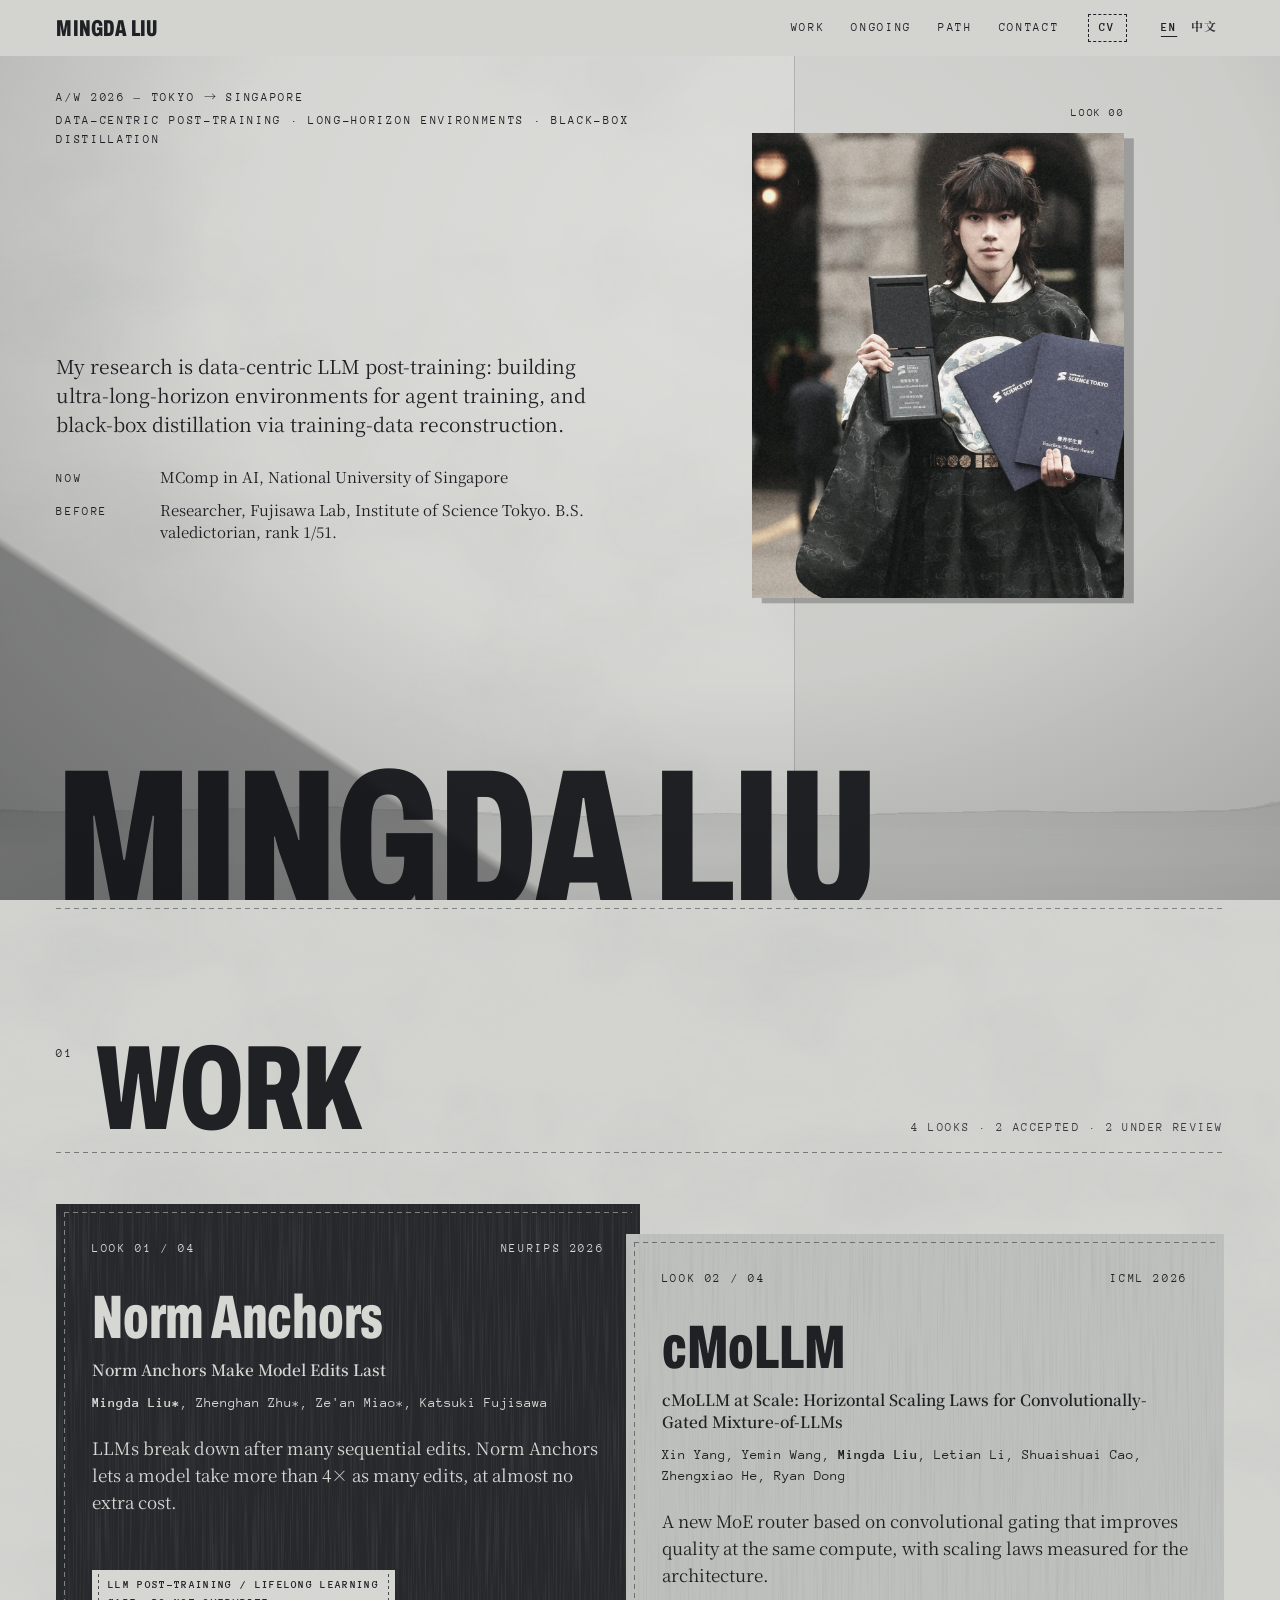
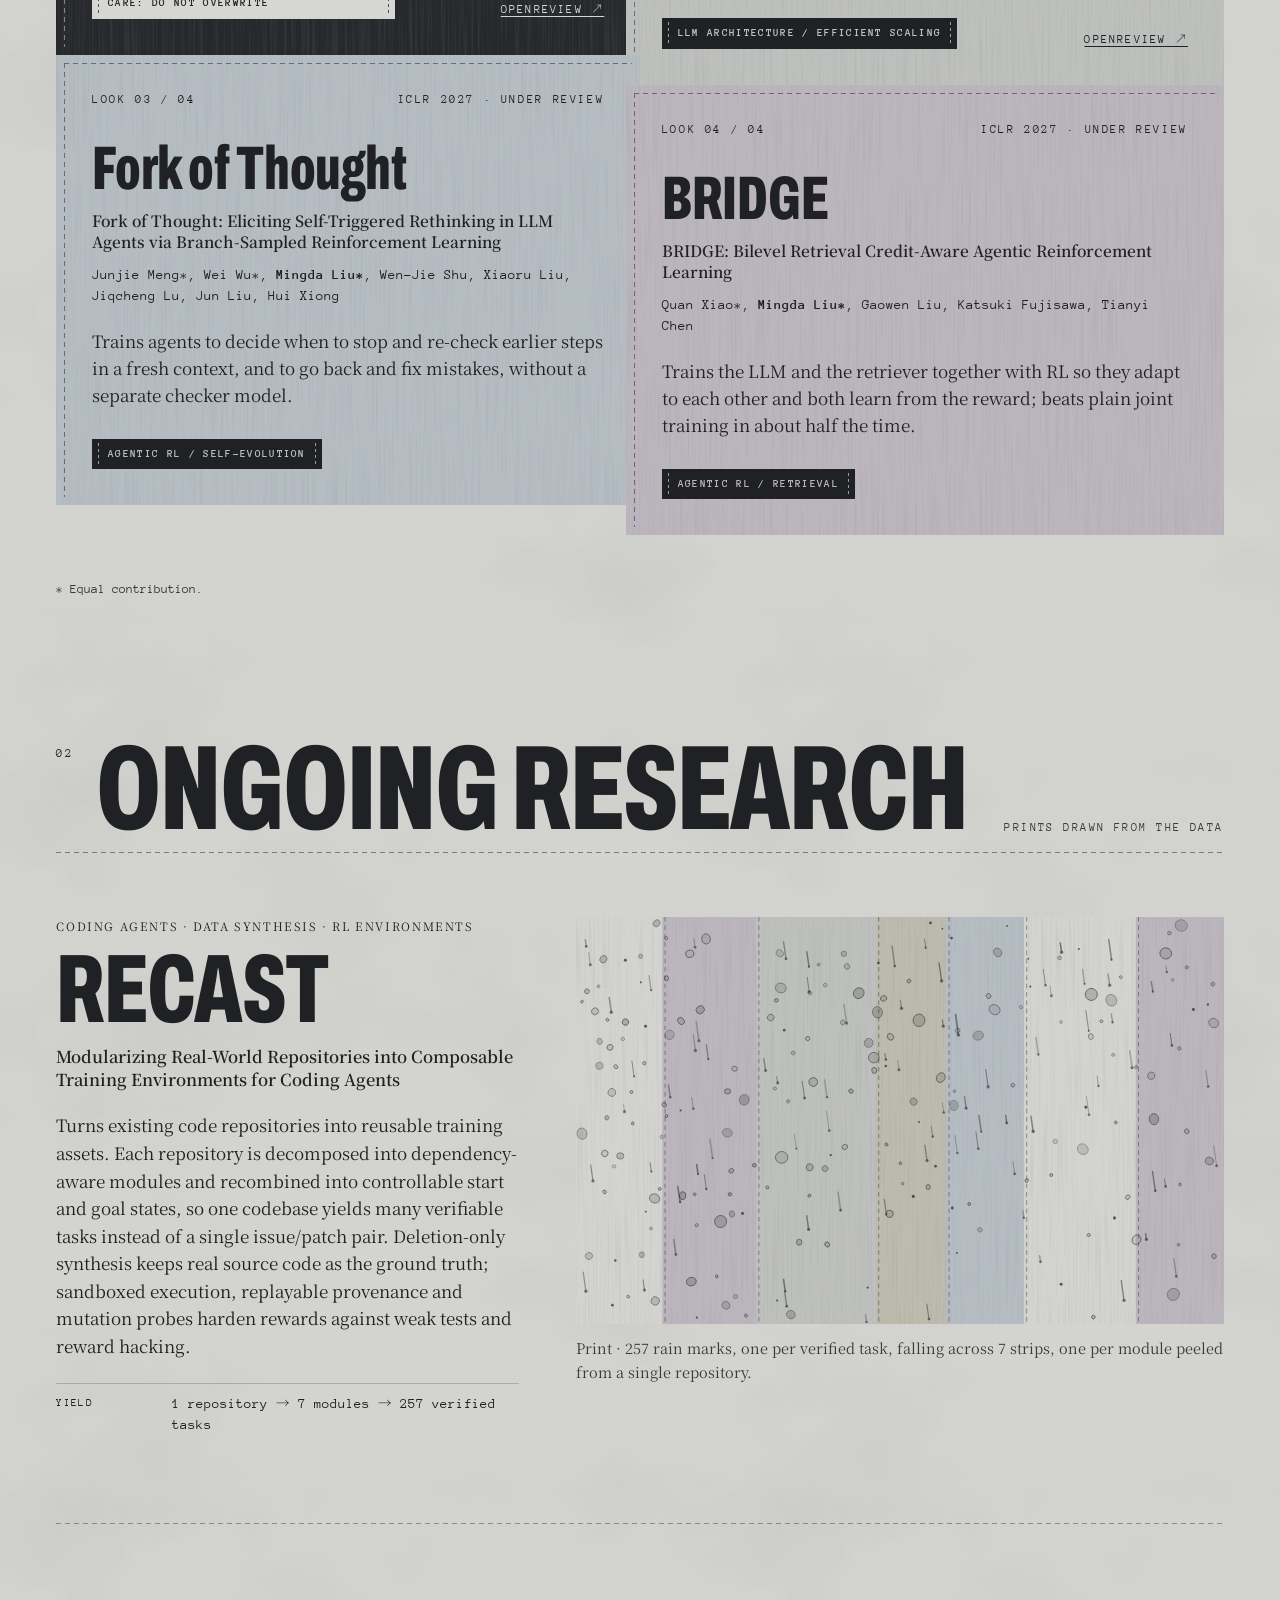
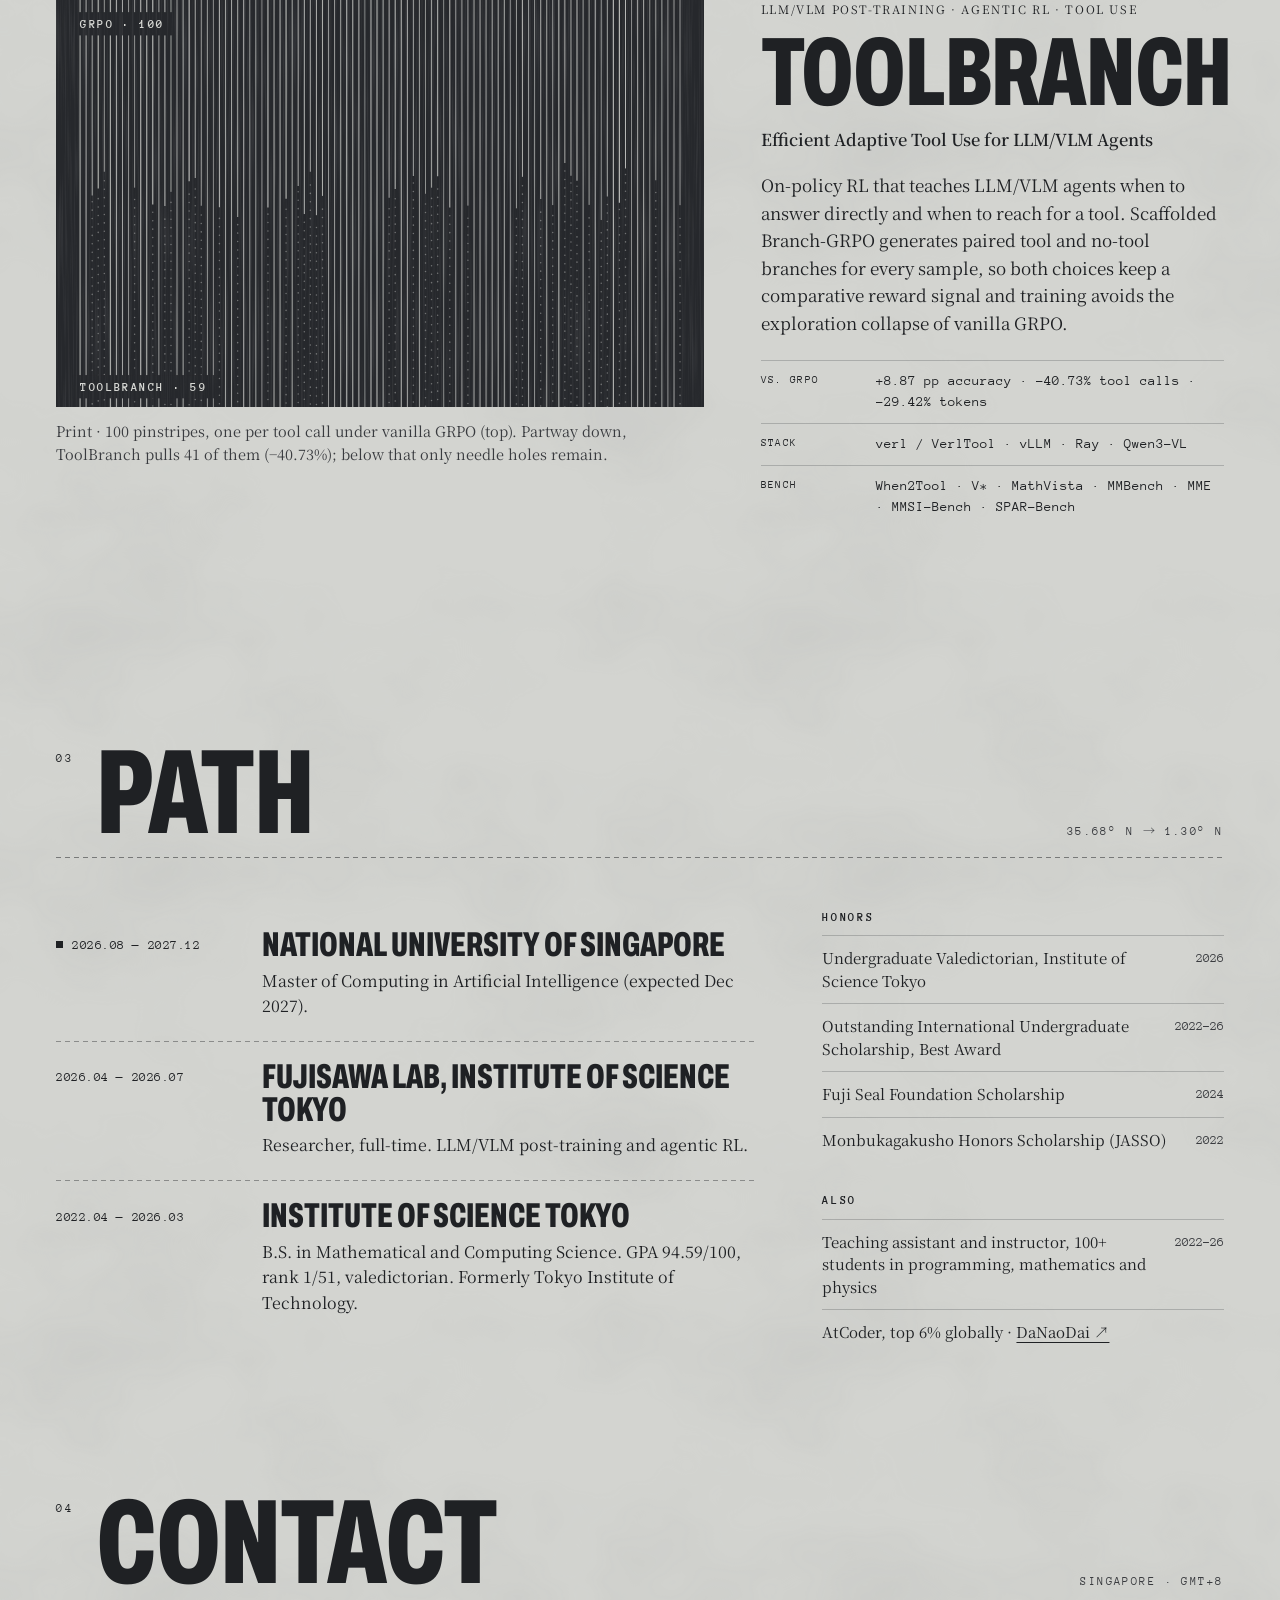
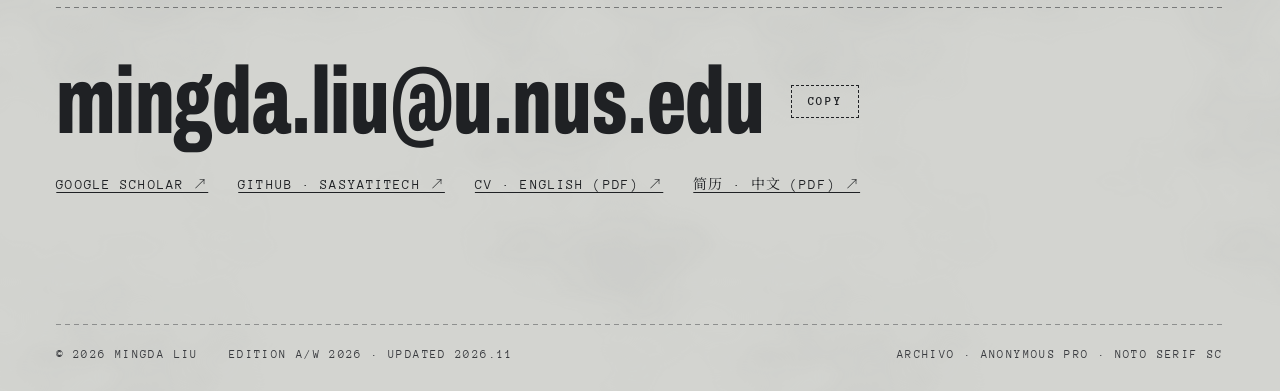
<file: index.html>
<!doctype html>
<html lang="en" data-lang="en">
<head>
<meta charset="utf-8">
<meta name="viewport" content="width=device-width, initial-scale=1, viewport-fit=cover">
<title>Mingda Liu</title>
<meta name="description" content="Mingda Liu works on data-centric post-training: ultra-long-horizon environment construction and black-box distillation. MComp in AI, National University of Singapore.">
<meta name="theme-color" content="#D3D4D0" media="(prefers-color-scheme: light)">
<meta name="theme-color" content="#24262A" media="(prefers-color-scheme: dark)">
<link rel="canonical" href="https://sasyatitech.github.io/">
<meta property="og:type" content="website">
<meta property="og:title" content="Mingda Liu">
<meta property="og:description" content="Data-centric post-training: ultra-long-horizon environments and black-box distillation.">
<meta property="og:url" content="https://sasyatitech.github.io/">
<meta property="og:image" content="https://sasyatitech.github.io/assets/img/portrait.jpg">
<link rel="icon" href="assets/favicon.svg" type="image/svg+xml">
<link rel="preconnect" href="https://fonts.googleapis.com">
<link rel="preconnect" href="https://fonts.gstatic.com" crossorigin>
<link rel="stylesheet" href="https://fonts.googleapis.com/css2?family=Anonymous+Pro:ital,wght@0,400;0,700;1,400&family=Archivo:wdth,wght@62..125,500..900&family=Noto+Serif+SC:wght@400;600&display=swap">
<link rel="stylesheet" href="assets/css/site.css?v=20261105c">
<script>
  /* Pick the language before first paint: saved choice, else browser language. */
  (function () {
    var l = null;
    try { l = localStorage.getItem("ml-lang"); } catch (e) {}
    if (l !== "en" && l !== "zh") l = /^zh/i.test(navigator.language || "") ? "zh" : "en";
    document.documentElement.setAttribute("data-lang", l);
    document.documentElement.setAttribute("lang", l === "zh" ? "zh-CN" : "en");
  })();
</script>
<script src="assets/js/site.js?v=20261105c" defer></script>
</head>
<body>
<a class="skip" href="#main"><span class="en">Skip to content</span><span class="zh">跳到正文</span></a>

<header class="bar" id="top">
  <a class="brand" href="./">Mingda Liu</a>
  <nav class="nav" aria-label="Sections">
    <a href="#work"><span class="en">Work</span><span class="zh">论文</span></a>
    <a href="#ongoing"><span class="en">Ongoing</span><span class="zh">在研</span></a>
    <a href="#path"><span class="en">Path</span><span class="zh">经历</span></a>
    <a href="#contact"><span class="en">Contact</span><span class="zh">联系</span></a>
  </nav>
  <a class="bar-cv en" href="assets/cv/Mingda_Liu_CV.pdf" target="_blank" rel="noopener">CV</a>
  <a class="bar-cv zh" href="assets/cv/Mingda_Liu_CV_zh.pdf" target="_blank" rel="noopener">简历</a>
  <div class="lang" role="group" aria-label="Language">
    <button type="button" data-set-lang="en" aria-pressed="true">EN</button>
    <button type="button" data-set-lang="zh" aria-pressed="false">中文</button>
  </div>
</header>

<main id="main">

  <!-- =====================================================
       LOOK 00 · Hero
       A plaster wall under one hard light. The light drifts
       slowly with the cursor (static on touch / reduced motion).
       Portrait: drop a 4:5 image at assets/img/portrait.jpg.
       ===================================================== -->
  <section class="hero" data-light data-lx="58" data-ly="24" data-edge="21" aria-labelledby="name">
    <!-- rising damp: a soft stain from the floor with an uneven tide line -->
    <svg class="damp" viewBox="0 0 1000 240" preserveAspectRatio="none" aria-hidden="true" focusable="false">
      <defs>
        <linearGradient id="damp-fill" x1="0" y1="0" x2="0" y2="1">
          <stop offset="0" stop-color="currentColor" stop-opacity=".075"/>
          <stop offset=".35" stop-color="currentColor" stop-opacity=".035"/>
          <stop offset="1" stop-color="currentColor" stop-opacity=".05"/>
        </linearGradient>
        <filter id="tide-a" x="-5%" y="-40%" width="110%" height="180%">
          <feTurbulence type="fractalNoise" baseFrequency="0.0035 0.018" numOctaves="3" seed="7"/>
          <feDisplacementMap in="SourceGraphic" scale="30" xChannelSelector="R" yChannelSelector="G"/>
        </filter>
        <filter id="tide-b" x="-5%" y="-40%" width="110%" height="180%">
          <feTurbulence type="fractalNoise" baseFrequency="0.005 0.025" numOctaves="2" seed="31"/>
          <feDisplacementMap in="SourceGraphic" scale="24" xChannelSelector="R" yChannelSelector="G"/>
        </filter>
      </defs>
      <g filter="url(#tide-b)">
        <path d="M-40 104 H1040" stroke="currentColor" stroke-width="1.2" fill="none" opacity=".07"/>
      </g>
      <g filter="url(#tide-a)">
        <rect x="-40" y="140" width="1080" height="140" fill="url(#damp-fill)"/>
        <path d="M-40 140 H1040" stroke="currentColor" stroke-width="1.6" fill="none" opacity=".1"/>
      </g>
    </svg>

    <div class="hero-meta">
      <p class="season">A/W 2026 <span class="dash">—</span> Tokyo <span aria-hidden="true">→</span> Singapore</p>
      <p class="field"><span class="en">Data-centric post-training · Long-horizon environments · Black-box distillation</span><span class="zh">数据视角的后训练 · 超长程环境 · 黑盒蒸馏</span></p>
    </div>

    <div class="hero-lede">
      <p class="en">My research is data-centric LLM post-training: building ultra-long-horizon environments for agent training, and black-box distillation via training-data reconstruction.</p>
      <p class="zh">我从数据的角度研究大模型后训练：构建可供智能体训练的超长程环境；通过重建训练数据实现黑盒蒸馏。</p>
      <dl class="status">
        <div>
          <dt><span class="en">Now</span><span class="zh">现在</span></dt>
          <dd><span class="en">MComp in AI, National University of Singapore</span><span class="zh">新加坡国立大学，人工智能方向计算机硕士</span></dd>
        </div>
        <div>
          <dt><span class="en">Before</span><span class="zh">此前</span></dt>
          <dd><span class="en">Researcher, Fujisawa Lab, Institute of Science Tokyo. B.S. valedictorian, rank 1/51.</span><span class="zh">东京科学大学 Fujisawa 实验室研究员；本科毕业生代表，专业排名 1/51。</span></dd>
        </div>
      </dl>
    </div>

    <figure class="portrait portrait--colour">
      <!-- assets/img/portrait.jpg is already finished (muted colour film look, made with
           tools/film_portrait.py), so "portrait--colour" switches off the CSS B&W filter.
           For an untouched photo, remove that class and the page will make it B&W. -->
      <img src="assets/img/portrait.jpg" alt="Portrait of Mingda Liu" onerror="this.remove()">
      <div class="portrait-empty" aria-hidden="true">
        <span class="crop tl"></span><span class="crop tr"></span><span class="crop bl"></span><span class="crop br"></span>
        <span class="slot">Portrait</span>
        <span class="slot-spec">4 : 5 · B&amp;W · one hard light</span>
      </div>
      <figcaption>Look 00</figcaption>
    </figure>

    <h1 class="hero-name" id="name"><span>Mingda</span> <span>Liu</span></h1>
  </section>


  <div class="wrap">

    <!-- =====================================================
         01 · Work
         One <article class="look"> per paper. Pick a cloth:
         cloth-black, cloth-stone, cloth-blue, cloth-violet, cloth-oxide.
         ===================================================== -->
    <section class="sec" id="work" aria-labelledby="work-h">
      <header class="sec-head">
        <span class="sec-no">01</span>
        <h2 id="work-h"><span class="en">Work</span><span class="zh">论文</span></h2>
        <p class="sec-note"><span class="en">4 looks · 2 accepted · 2 under review</span><span class="zh">4 篇 · 已接收 2 · 审稿中 2</span></p>
      </header>

      <div class="looks">

        <article class="look cloth-black" id="norm-anchors">
          <div class="look-top"><span>Look 01 / 04</span><span>NeurIPS 2026</span></div>
          <h3 class="look-name">Norm Anchors</h3>
          <p class="look-title">Norm Anchors Make Model Edits Last</p>
          <p class="look-authors"><b>Mingda Liu*</b>, Zhenghan Zhu*, Ze'an Miao*, Katsuki Fujisawa</p>
          <p class="look-sum en">LLMs break down after many sequential edits. Norm Anchors lets a model take more than 4× as many edits, at almost no extra cost.</p>
          <p class="look-sum zh">模型被连续编辑多次后会逐渐失效。Norm Anchors 几乎不增加开销，就能把模型可承受的编辑次数提高到 4 倍以上。</p>
          <div class="look-foot">
            <span class="tag">
              <span><span class="en">LLM post-training / Lifelong learning</span><span class="zh">LLM 后训练 / 终身学习</span></span>
              <span><span class="en">Care: do not overwrite</span><span class="zh">洗涤说明：请勿覆盖</span></span>
            </span>
            <a class="look-link" href="https://openreview.net/forum?id=QbwOoMKB05" target="_blank" rel="noopener">OpenReview ↗</a>
          </div>
        </article>

        <article class="look cloth-stone" id="cmollm">
          <div class="look-top"><span>Look 02 / 04</span><span>ICML 2026</span></div>
          <h3 class="look-name">cMoLLM</h3>
          <p class="look-title">cMoLLM at Scale: Horizontal Scaling Laws for Convolutionally-Gated Mixture-of-LLMs</p>
          <p class="look-authors">Xin Yang, Yemin Wang, <b>Mingda Liu</b>, Letian Li, Shuaishuai Cao, Zhengxiao He, Ryan Dong</p>
          <p class="look-sum en">A new MoE router based on convolutional gating that improves quality at the same compute, with scaling laws measured for the architecture.</p>
          <p class="look-sum zh">一种新的 MoE 路由方式（卷积门控），在相同计算量下效果更好；论文测出了这种架构的 scaling law。</p>
          <div class="look-foot">
            <span class="tag"><span><span class="en">LLM architecture / Efficient scaling</span><span class="zh">LLM 架构 / 高效扩展</span></span></span>
            <a class="look-link" href="https://openreview.net/forum?id=sfjLeIbTAi" target="_blank" rel="noopener">OpenReview ↗</a>
          </div>
        </article>

        <article class="look cloth-blue" id="fork-of-thought">
          <div class="look-top"><span>Look 03 / 04</span><span><span class="en">ICLR 2027 · under review</span><span class="zh">ICLR 2027 · 审稿中</span></span></div>
          <h3 class="look-name">Fork of Thought</h3>
          <p class="look-title">Fork of Thought: Eliciting Self-Triggered Rethinking in LLM Agents via Branch-Sampled Reinforcement Learning</p>
          <p class="look-authors">Junjie Meng*, Wei Wu*, <b>Mingda Liu*</b>, Wen-Jie Shu, Xiaoru Liu, Jiqcheng Lu, Jun Liu, Hui Xiong</p>
          <p class="look-sum en">Trains agents to decide when to stop and re-check earlier steps in a fresh context, and to go back and fix mistakes, without a separate checker model.</p>
          <p class="look-sum zh">让智能体自己判断何时停下来，在新的上下文里核对前面的步骤，发现错误就回头修正，不需要额外的检查模型。</p>
          <div class="look-foot">
            <span class="tag"><span><span class="en">Agentic RL / Self-evolution</span><span class="zh">Agentic RL / 自进化</span></span></span>
          </div>
        </article>

        <article class="look cloth-violet" id="bridge">
          <div class="look-top"><span>Look 04 / 04</span><span><span class="en">ICLR 2027 · under review</span><span class="zh">ICLR 2027 · 审稿中</span></span></div>
          <h3 class="look-name">BRIDGE</h3>
          <p class="look-title">BRIDGE: Bilevel Retrieval Credit-Aware Agentic Reinforcement Learning</p>
          <p class="look-authors">Quan Xiao*, <b>Mingda Liu*</b>, Gaowen Liu, Katsuki Fujisawa, Tianyi Chen</p>
          <p class="look-sum en">Trains the LLM and the retriever together with RL so they adapt to each other and both learn from the reward; beats plain joint training in about half the time.</p>
          <p class="look-sum zh">在强化学习中联合训练大模型和检索器，让两者互相适应，并充分利用 RL 信号；比普通联合训练效果更好，训练时间约减半。</p>
          <div class="look-foot">
            <span class="tag"><span><span class="en">Agentic RL / Retrieval</span><span class="zh">Agentic RL / 检索</span></span></span>
          </div>
        </article>

      </div>
      <p class="footnote"><span class="en">* Equal contribution.</span><span class="zh">* 共同贡献。</span></p>
    </section>


    <!-- =====================================================
         02 · Ongoing research
         Each piece of work carries a "print" drawn from its own numbers:
           data-print="rain"    data-count, data-strips, data-seed
           data-print="threads" data-total, data-pulled, data-seed
         ===================================================== -->
    <section class="sec" id="ongoing" aria-labelledby="ongoing-h">
      <header class="sec-head">
        <span class="sec-no">02</span>
        <h2 id="ongoing-h"><span class="en">Ongoing research</span><span class="zh">进行中的研究</span></h2>
        <p class="sec-note"><span class="en">Prints drawn from the data</span><span class="zh">印花由数据生成</span></p>
      </header>

      <article class="proj" id="recast">
        <div class="proj-text">
          <p class="kicker"><span class="en">Coding agents · Data synthesis · RL environments</span><span class="zh">代码智能体 · 数据合成 · RL 环境</span></p>
          <h3 class="proj-name">RECAST</h3>
          <p class="proj-sub">Modularizing Real-World Repositories into Composable Training Environments for Coding Agents</p>
          <p class="en">Turns existing code repositories into reusable training assets. Each repository is decomposed into dependency-aware modules and recombined into controllable start and goal states, so one codebase yields many verifiable tasks instead of a single issue/patch pair. Deletion-only synthesis keeps real source code as the ground truth; sandboxed execution, replayable provenance and mutation probes harden rewards against weak tests and reward hacking.</p>
          <p class="zh">把现有代码仓库变成可复用的训练资产。仓库被递归分解为具备依赖关系感知的功能模块，再重组为可控的起点与目标状态，于是一个代码库能生成大量可验证任务，而不只是一组 issue/patch。仅删除式合成保留真实源代码作为标准答案；沙箱执行、可重放溯源和变异探针让 RL 奖励更能抵抗弱测试与奖励投机。</p>
          <dl class="spec">
            <div><dt><span class="en">Yield</span><span class="zh">产出</span></dt><dd><span class="en">1 repository → 7 modules → 257 verified tasks</span><span class="zh">1 个仓库 → 7 个模块 → 257 个已验证任务</span></dd></div>
          </dl>
        </div>
        <figure class="print-fig">
          <div class="print" data-print="rain" data-count="257" data-strips="7" data-seed="257" role="img"
               aria-label="Seven fabric strips stitched together, marked with 257 rain stains."></div>
          <figcaption><span class="en">Print · 257 rain marks, one per verified task, falling across 7 strips, one per module peeled from a single repository.</span><span class="zh">印花 · 257 个雨痕，每个对应一个已验证任务；落在 7 条拼接布上，每条对应从同一仓库剥离出的一个模块。</span></figcaption>
        </figure>
      </article>

      <article class="proj proj--flip" id="toolbranch">
        <div class="proj-text">
          <p class="kicker"><span class="en">LLM/VLM post-training · Agentic RL · Tool use</span><span class="zh">LLM/VLM 后训练 · Agentic RL · 工具使用</span></p>
          <h3 class="proj-name">ToolBranch</h3>
          <p class="proj-sub">Efficient Adaptive Tool Use for LLM/VLM Agents</p>
          <p class="en">On-policy RL that teaches LLM/VLM agents when to answer directly and when to reach for a tool. Scaffolded Branch-GRPO generates paired tool and no-tool branches for every sample, so both choices keep a comparative reward signal and training avoids the exploration collapse of vanilla GRPO.</p>
          <p class="zh">一种 on-policy 强化学习方法，让 LLM/VLM 智能体学会何时直接作答、何时调用工具。Scaffolded Branch-GRPO 为每个样本生成成对的“调用工具”与“不调用工具”分支，两种选择都保有可比较的奖励信号，避免原始 GRPO 的探索坍塌。</p>
          <dl class="spec">
            <div><dt><span class="en">vs. GRPO</span><span class="zh">对比 GRPO</span></dt><dd><span class="en">+8.87 pp accuracy · −40.73% tool calls · −29.42% tokens</span><span class="zh">准确率 +8.87 pp · 工具调用 −40.73% · token −29.42%</span></dd></div>
            <div><dt><span class="en">Stack</span><span class="zh">技术栈</span></dt><dd>verl / VerlTool · vLLM · Ray · Qwen3-VL</dd></div>
            <div><dt><span class="en">Bench</span><span class="zh">评测</span></dt><dd>When2Tool · V* · MathVista · MMBench · MME · MMSI-Bench · SPAR-Bench</dd></div>
          </dl>
        </div>
        <figure class="print-fig">
          <div class="print print--pinstripe" data-print="threads" data-total="100" data-pulled="41" data-seed="4073"
               data-labels="GRPO · 100|ToolBranch · 59" role="img"
               aria-label="Pinstripe cloth with 100 threads at the top; lower down, 41 threads have been pulled out and only needle holes remain."></div>
          <figcaption><span class="en">Print · 100 pinstripes, one per tool call under vanilla GRPO (top). Partway down, ToolBranch pulls 41 of them (−40.73%); below that only needle holes remain.</span><span class="zh">印花 · 上半部分 100 条细条纹，每条对应原始 GRPO 的一次工具调用。往下，ToolBranch 抽掉了其中 41 条（−40.73%），只留下针孔。</span></figcaption>
        </figure>
      </article>
    </section>


    <!-- =====================================================
         03 · Path
         ===================================================== -->
    <section class="sec" id="path" aria-labelledby="path-h">
      <header class="sec-head">
        <span class="sec-no">03</span>
        <h2 id="path-h"><span class="en">Path</span><span class="zh">经历</span></h2>
        <p class="sec-note">35.68° N <span aria-hidden="true">→</span> 1.30° N</p>
      </header>

      <div class="path">
        <ol class="ledger">
          <li class="now">
            <span class="when">2026.08 — 2027.12</span>
            <span class="where"><span class="en">National University of Singapore</span><span class="zh">新加坡国立大学</span></span>
            <span class="what"><span class="en">Master of Computing in Artificial Intelligence (expected Dec 2027).</span><span class="zh">人工智能方向计算机硕士（预计 2027 年 12 月毕业）。</span></span>
          </li>
          <li>
            <span class="when">2026.04 — 2026.07</span>
            <span class="where"><span class="en">Fujisawa Lab, Institute of Science Tokyo</span><span class="zh">东京科学大学 Fujisawa 实验室</span></span>
            <span class="what"><span class="en">Researcher, full-time. LLM/VLM post-training and agentic RL.</span><span class="zh">全职研究员。LLM/VLM 后训练与 Agentic RL。</span></span>
          </li>
          <li>
            <span class="when">2022.04 — 2026.03</span>
            <span class="where"><span class="en">Institute of Science Tokyo</span><span class="zh">东京科学大学</span></span>
            <span class="what"><span class="en">B.S. in Mathematical and Computing Science. GPA 94.59/100, rank 1/51, valedictorian. Formerly Tokyo Institute of Technology.</span><span class="zh">数理与计算科学，理学学士。GPA 94.59/100，专业排名 1/51，毕业生代表。原东京工业大学。</span></span>
          </li>
        </ol>

        <aside class="notes" aria-label="Honors and other">
          <h3 class="notes-h"><span class="en">Honors</span><span class="zh">荣誉</span></h3>
          <ul>
            <li><span><span class="en">Undergraduate Valedictorian, Institute of Science Tokyo</span><span class="zh">东京科学大学本科毕业生代表</span></span><span class="y">2026</span></li>
            <li><span><span class="en">Outstanding International Undergraduate Scholarship, Best Award</span><span class="zh">优秀国际本科生奖学金（最高奖）</span></span><span class="y">2022–26</span></li>
            <li><span><span class="en">Fuji Seal Foundation Scholarship</span><span class="zh">Fuji Seal 财团奖学金</span></span><span class="y">2024</span></li>
            <li><span><span class="en">Monbukagakusho Honors Scholarship (JASSO)</span><span class="zh">文部科学省私费留学生学习奖励费（JASSO）</span></span><span class="y">2022</span></li>
          </ul>
          <h3 class="notes-h"><span class="en">Also</span><span class="zh">其他</span></h3>
          <ul>
            <li><span><span class="en">Teaching assistant and instructor, 100+ students in programming, mathematics and physics</span><span class="zh">助教 / 讲师，编程、数学、物理课程，学生 100+ 人</span></span><span class="y">2022–26</span></li>
            <li><span><span class="en">AtCoder, top 6% globally</span><span class="zh">AtCoder 全球前 6%</span> · <a href="https://atcoder.jp/users/DaNaoDai" target="_blank" rel="noopener">DaNaoDai ↗</a></span><span class="y"></span></li>
          </ul>
        </aside>
      </div>
    </section>


    <!-- =====================================================
         04 · Contact
         ===================================================== -->
    <section class="sec contact" id="contact" aria-labelledby="contact-h">
      <header class="sec-head">
        <span class="sec-no">04</span>
        <h2 id="contact-h"><span class="en">Contact</span><span class="zh">联系</span></h2>
        <p class="sec-note"><span class="en">Singapore · GMT+8</span><span class="zh">新加坡 · GMT+8</span></p>
      </header>
      <p class="mail-row">
        <a class="mail" href="mailto:mingda.liu@u.nus.edu">mingda.liu@u.nus.edu</a>
        <button type="button" class="copy" data-copy="mingda.liu@u.nus.edu"><span class="en">Copy</span><span class="zh">复制</span></button>
      </p>
      <ul class="elsewhere">
        <li><a href="https://scholar.google.com/citations?user=IGo6kvwAAAAJ&amp;hl=en" target="_blank" rel="noopener">Google Scholar ↗</a></li>
        <li><a href="https://github.com/SasyaTitech" target="_blank" rel="noopener">GitHub · SasyaTitech ↗</a></li>
        <li><a href="assets/cv/Mingda_Liu_CV.pdf" target="_blank" rel="noopener">CV · English (PDF) ↗</a></li>
        <li><a href="assets/cv/Mingda_Liu_CV_zh.pdf" target="_blank" rel="noopener">简历 · 中文 (PDF) ↗</a></li>
      </ul>
    </section>

  </div>
</main>

<footer class="foot">
  <span>© 2026 Mingda Liu</span>
  <span><span class="en">Edition A/W 2026 · updated 2026.11</span><span class="zh">A/W 2026 版 · 更新于 2026.11</span></span>
  <span class="colophon">Archivo · Anonymous Pro · Noto Serif SC</span>
</footer>
</body>
</html>
</file>
<file: assets/css/site.css>
/* =============================================================
   site.css · Mingda Liu · Edition A/W 2026
   -------------------------------------------------------------
   Material, not decoration: a lime-plaster wall (or washed black
   in dark mode), faded-black ink, cloth panels in muted tones
   taken from faded wallpaper, oxidised metal and wet stone.

   1  Tokens            6  Work: looks + care labels
   2  Base              7  Projects: prints
   3  Bar               8  Path
   4  Sections          9  Contact + footer
   5  Hero (Look 00)   10  Small screens
   ============================================================= */


/* ---------- 1. Tokens ---------------------------------------- */

:root {
  color-scheme: light;

  /* wall: a lighter, cleaner lime plaster so text sits crisply on it */
  --wall:        #D3D4D0;
  --wall-plane:  #C9CAC6;   /* second plane of the wall, turned from the light */
  --plate:       #BDBEBA;   /* empty photo slot */
  --lit:         rgb(255 255 255 / .22);
  --shade:       17 18 21;  /* rgb triplet for shadows */
  --stain:       #26282C;

  /* ink */
  --ink:   #1F2124;         /* softened black, never #000 */
  --ink-2: #393B3F;
  --rule:  rgb(31 33 36 / .22);

  /* cloth: lighter washes, so ink on them stays above ~8:1 */
  --cloth-black:  #26282C;
  --on-black:     #D6D7D3;
  --cloth-stone:  #BEC0BD;
  --cloth-blue:   #B5BDC3;  /* grey-blue, washed */
  --cloth-violet: #BBB5BE;  /* dusty violet, washed */
  --cloth-oxide:  #BCBBAD;  /* oxidised copper, washed */

  /* textures: wall = cloudy trowel marks; cloth = vertical dye streaks.
     Kept faint: they should read as material, never sit "in" the text. */
  --tex-wall: url("data:image/svg+xml,%3Csvg xmlns='http://www.w3.org/2000/svg' width='720' height='720'%3E%3Cfilter id='m' x='0' y='0' width='100%25' height='100%25'%3E%3CfeTurbulence type='fractalNoise' baseFrequency='.0045 .006' numOctaves='4' seed='23' stitchTiles='stitch'/%3E%3CfeColorMatrix values='0 0 0 0 .15 0 0 0 0 .157 0 0 0 0 .173 .18 0 0 0 -.08'/%3E%3C/filter%3E%3Crect width='100%25' height='100%25' filter='url(%23m)'/%3E%3C/svg%3E");
  --tex-cloth: url("data:image/svg+xml,%3Csvg xmlns='http://www.w3.org/2000/svg' width='480' height='480'%3E%3Cfilter id='c' x='0' y='0' width='100%25' height='100%25'%3E%3CfeTurbulence type='fractalNoise' baseFrequency='.55 .011' numOctaves='2' seed='5' stitchTiles='stitch'/%3E%3CfeColorMatrix values='0 0 0 0 .15 0 0 0 0 .157 0 0 0 0 .173 .26 0 0 0 -.12'/%3E%3C/filter%3E%3Crect width='100%25' height='100%25' filter='url(%23c)'/%3E%3C/svg%3E");
  --tex-cloth-alt: url("data:image/svg+xml,%3Csvg xmlns='http://www.w3.org/2000/svg' width='480' height='480'%3E%3Cfilter id='c' x='0' y='0' width='100%25' height='100%25'%3E%3CfeTurbulence type='fractalNoise' baseFrequency='.55 .011' numOctaves='2' seed='5' stitchTiles='stitch'/%3E%3CfeColorMatrix values='0 0 0 0 .79 0 0 0 0 .79 0 0 0 0 .78 .2 0 0 0 -.09'/%3E%3C/filter%3E%3Crect width='100%25' height='100%25' filter='url(%23c)'/%3E%3C/svg%3E");

  /* stitches: 5px thread, 4px gap, drawn in currentColor */
  --stitch-x: repeating-linear-gradient(90deg, currentColor 0 5px, transparent 5px 9px);
  --stitch-y: repeating-linear-gradient(180deg, currentColor 0 5px, transparent 5px 9px);

  /* type */
  --f-display: "Archivo", "Arial Narrow", "Helvetica Neue", sans-serif;
  --f-mono: "Anonymous Pro", "Noto Serif SC", ui-monospace, Menlo, Consolas, monospace;
  --f-zh: "Noto Serif SC", "Songti SC", "STSong", "SimSun", serif;
  /* reading text: Noto Serif SC carries its own Latin, so English and Chinese prose match */
  --f-text: "Noto Serif SC", "Source Serif 4", Georgia, "Songti SC", "SimSun", serif;

  /* layout */
  --pad-x: max(clamp(16px, 4.4vw, 64px), env(safe-area-inset-left, 0px));
  --bar-h: 56px;
  --max: 1360px;
}

@media (prefers-color-scheme: dark) {
  :root:not([data-theme="light"]) {
    color-scheme: dark;
    --wall: #24262A; --wall-plane: #202225; --plate: #2F3135;
    --lit: rgb(255 255 255 / .07); --shade: 6 7 9; --stain: #000;
    --ink: #D7D8D4; --ink-2: #AFB1AF; --rule: rgb(215 216 212 / .18);
    --cloth-black: #C9CAC6; --on-black: #26282C;
    --cloth-stone: #333539; --cloth-blue: #323A41; --cloth-violet: #38343D; --cloth-oxide: #36362E;
    --tex-wall: url("data:image/svg+xml,%3Csvg xmlns='http://www.w3.org/2000/svg' width='720' height='720'%3E%3Cfilter id='m' x='0' y='0' width='100%25' height='100%25'%3E%3CfeTurbulence type='fractalNoise' baseFrequency='.0045 .006' numOctaves='4' seed='23' stitchTiles='stitch'/%3E%3CfeColorMatrix values='0 0 0 0 .79 0 0 0 0 .79 0 0 0 0 .78 .17 0 0 0 -.075'/%3E%3C/filter%3E%3Crect width='100%25' height='100%25' filter='url(%23m)'/%3E%3C/svg%3E");
    --tex-cloth: url("data:image/svg+xml,%3Csvg xmlns='http://www.w3.org/2000/svg' width='480' height='480'%3E%3Cfilter id='c' x='0' y='0' width='100%25' height='100%25'%3E%3CfeTurbulence type='fractalNoise' baseFrequency='.55 .011' numOctaves='2' seed='5' stitchTiles='stitch'/%3E%3CfeColorMatrix values='0 0 0 0 .79 0 0 0 0 .79 0 0 0 0 .78 .18 0 0 0 -.08'/%3E%3C/filter%3E%3Crect width='100%25' height='100%25' filter='url(%23c)'/%3E%3C/svg%3E");
    --tex-cloth-alt: url("data:image/svg+xml,%3Csvg xmlns='http://www.w3.org/2000/svg' width='480' height='480'%3E%3Cfilter id='c' x='0' y='0' width='100%25' height='100%25'%3E%3CfeTurbulence type='fractalNoise' baseFrequency='.55 .011' numOctaves='2' seed='5' stitchTiles='stitch'/%3E%3CfeColorMatrix values='0 0 0 0 .15 0 0 0 0 .157 0 0 0 0 .173 .26 0 0 0 -.12'/%3E%3C/filter%3E%3Crect width='100%25' height='100%25' filter='url(%23c)'/%3E%3C/svg%3E");
  }
}
:root[data-theme="dark"] {
  color-scheme: dark;
  --wall: #24262A; --wall-plane: #202225; --plate: #2F3135;
  --lit: rgb(255 255 255 / .07); --shade: 6 7 9; --stain: #000;
  --ink: #D7D8D4; --ink-2: #AFB1AF; --rule: rgb(215 216 212 / .18);
  --cloth-black: #C9CAC6; --on-black: #26282C;
  --cloth-stone: #333539; --cloth-blue: #323A41; --cloth-violet: #38343D; --cloth-oxide: #36362E;
  --tex-wall: url("data:image/svg+xml,%3Csvg xmlns='http://www.w3.org/2000/svg' width='720' height='720'%3E%3Cfilter id='m' x='0' y='0' width='100%25' height='100%25'%3E%3CfeTurbulence type='fractalNoise' baseFrequency='.0045 .006' numOctaves='4' seed='23' stitchTiles='stitch'/%3E%3CfeColorMatrix values='0 0 0 0 .79 0 0 0 0 .79 0 0 0 0 .78 .17 0 0 0 -.075'/%3E%3C/filter%3E%3Crect width='100%25' height='100%25' filter='url(%23m)'/%3E%3C/svg%3E");
  --tex-cloth: url("data:image/svg+xml,%3Csvg xmlns='http://www.w3.org/2000/svg' width='480' height='480'%3E%3Cfilter id='c' x='0' y='0' width='100%25' height='100%25'%3E%3CfeTurbulence type='fractalNoise' baseFrequency='.55 .011' numOctaves='2' seed='5' stitchTiles='stitch'/%3E%3CfeColorMatrix values='0 0 0 0 .79 0 0 0 0 .79 0 0 0 0 .78 .18 0 0 0 -.08'/%3E%3C/filter%3E%3Crect width='100%25' height='100%25' filter='url(%23c)'/%3E%3C/svg%3E");
  --tex-cloth-alt: url("data:image/svg+xml,%3Csvg xmlns='http://www.w3.org/2000/svg' width='480' height='480'%3E%3Cfilter id='c' x='0' y='0' width='100%25' height='100%25'%3E%3CfeTurbulence type='fractalNoise' baseFrequency='.55 .011' numOctaves='2' seed='5' stitchTiles='stitch'/%3E%3CfeColorMatrix values='0 0 0 0 .15 0 0 0 0 .157 0 0 0 0 .173 .26 0 0 0 -.12'/%3E%3C/filter%3E%3Crect width='100%25' height='100%25' filter='url(%23c)'/%3E%3C/svg%3E");
}


/* ---------- 2. Base ------------------------------------------ */

*, *::before, *::after { box-sizing: border-box; }

html {
  -webkit-text-size-adjust: 100%;
  text-size-adjust: 100%;
  scroll-behavior: smooth;
  scroll-padding-top: var(--bar-h);
}
@media (prefers-reduced-motion: reduce) { html { scroll-behavior: auto; } }

body {
  margin: 0;
  background: var(--tex-wall), var(--wall);
  color: var(--ink);
  font: 400 16px/1.6 var(--f-mono);
  -webkit-font-smoothing: antialiased;
  -moz-osx-font-smoothing: grayscale;
  overflow-x: hidden;
}

/* language switch: <span class="en"> / <span class="zh"> */
html[data-lang="en"] .zh,
html[data-lang="zh"] .en { display: none !important; }

p.zh { font-family: var(--f-zh); line-height: 1.95; letter-spacing: .02em; }

/* Three voices: condensed caps for names and headings, the hangtag mono for
   labels and metadata, and a serif for anything meant to be read. */
.hero-lede p, .status dd, .look-title, .look-sum, .proj-sub, .proj-text > p,
.what, .notes li, .print-fig figcaption {
  font-family: var(--f-text);
}

img, svg { display: block; max-width: 100%; }
a { color: inherit; text-decoration-thickness: 1px; text-underline-offset: .24em; }
a:hover { text-decoration-thickness: 2px; }
b, strong { font-weight: 700; }
::selection { background: var(--ink); color: var(--wall); }
:focus-visible { outline: 2px solid currentColor; outline-offset: 3px; }

.skip {
  position: absolute; left: 12px; top: -80px; z-index: 100;
  padding: 10px 14px; background: var(--ink); color: var(--wall);
  font-size: 13px; text-decoration: none;
}
.skip:focus { top: 12px; }

.wrap {
  position: relative;
  max-width: var(--max);
  margin: 0 auto;
  padding: 0 var(--pad-x);
}


/* ---------- 3. Bar ------------------------------------------- */

.bar {
  position: sticky; top: 0; z-index: 50;
  display: flex; align-items: center; gap: 28px;
  height: var(--bar-h);
  padding: 0 var(--pad-x);
  background: var(--wall);
}
.bar::after {
  content: ""; position: absolute; left: var(--pad-x); right: var(--pad-x); bottom: 0; height: 1px;
  background: var(--stitch-x); opacity: 0; transition: opacity .3s;
}
.bar.scrolled::after { opacity: .5; }

.brand {
  font: 800 23px/1 var(--f-display); font-stretch: 62%;
  text-transform: uppercase; letter-spacing: .01em; text-decoration: none;
}
.nav { display: flex; gap: 26px; margin-left: auto; }
.nav a {
  font-size: 12px; letter-spacing: .14em; text-transform: uppercase;
  text-decoration: none; padding: 6px 0;
}
.nav a:hover { text-decoration: underline; }

.bar-cv {
  padding: 7px 10px;
  border: 1px dashed currentColor;
  font: 700 12px/1 var(--f-mono); letter-spacing: .14em; text-transform: uppercase;
  text-decoration: none;
}
.bar-cv:hover { background: var(--ink); color: var(--wall); border-style: solid; }

.lang { display: flex; gap: 2px; }
.lang button {
  appearance: none; border: 0; background: none; cursor: pointer;
  padding: 8px 6px; color: var(--ink-2);
  font: 700 12px/1 var(--f-mono); letter-spacing: .1em;
}
.lang button[aria-pressed="true"] { color: var(--ink); text-decoration: underline; text-underline-offset: .4em; }


/* ---------- 4. Sections -------------------------------------- */

.sec { padding-top: clamp(80px, 11vw, 150px); }

.sec-head {
  position: relative;
  display: grid; grid-template-columns: auto 1fr auto; align-items: end;
  gap: 12px 22px;
  padding-bottom: 16px;
  margin-bottom: clamp(28px, 4vw, 52px);
}
.sec-head::after {
  content: ""; position: absolute; left: 0; right: 0; bottom: 0; height: 1px;
  background: var(--stitch-x); opacity: .5;
}
.sec-no { align-self: start; padding-top: .3em; font-size: 12px; letter-spacing: .14em; }
.sec-head h2 {
  margin: 0;
  font: 800 clamp(56px, 9.4vw, 132px)/.8 var(--f-display); font-stretch: 62%;
  text-transform: uppercase; letter-spacing: -.008em;
}
.sec-head h2 .zh { font-family: var(--f-zh); font-weight: 600; font-size: .6em; letter-spacing: .14em; }
.sec-note {
  margin: 0; text-align: right; color: var(--ink-2);
  font-size: 12px; letter-spacing: .12em; text-transform: uppercase;
}

.footnote { margin: 44px 0 0; font-size: 13px; color: var(--ink-2); }


/* ---------- 5. Hero (Look 00) -------------------------------- */
/* One hard light on a plaster wall. --lx/--ly move the light,
   --sx/--sy are the portrait's cast shadow (set by site.js).   */

.hero {
  --lx: 58%; --ly: 24%;   /* where the light lands */
  --edge: 21%;            /* hard shadow edge cast by something off-frame */
  --sx: 14px; --sy: 12px;
  --corner: 62%;
  position: relative; isolation: isolate; overflow: hidden;
  display: grid;
  grid-template-columns: repeat(12, minmax(0, 1fr));
  grid-template-rows: auto 1fr auto;
  column-gap: clamp(12px, 2vw, 28px);
  min-height: clamp(580px, calc(100svh - var(--bar-h)), 1000px);
  padding: clamp(18px, 2.6vw, 32px) var(--pad-x) 0;
  background:
    radial-gradient(ellipse 72% 88% at var(--lx) var(--ly), var(--lit), transparent 74%),
    linear-gradient(90deg, transparent 0 var(--corner), var(--wall-plane) var(--corner) 100%),
    var(--tex-wall),
    var(--wall);
}
/* the crease where two planes of the wall meet */
.hero::before {
  content: ""; position: absolute; top: 0; bottom: 0; left: var(--corner); width: 1px;
  background: rgb(var(--shade) / .16); z-index: 0;
}
/* shade: one hard diagonal edge in the lower left, plus falloff away from the light */
.hero::after {
  content: ""; position: absolute; inset: 0; z-index: 3; pointer-events: none;
  background:
    linear-gradient(33deg, rgb(var(--shade) / .36) 0 var(--edge), rgb(var(--shade) / 0) calc(var(--edge) + .7%)),
    radial-gradient(ellipse 80% 96% at var(--lx) var(--ly), transparent 52%, rgb(var(--shade) / .22) 100%);
}

.damp {
  position: absolute; left: 0; bottom: 0; z-index: 0;
  width: 100%; height: 26%;
  color: var(--stain); pointer-events: none;
}

.hero-meta {
  grid-column: 1 / 8; grid-row: 1; z-index: 4; position: relative;
  display: flex; flex-wrap: wrap; gap: 4px 30px;
}
.hero-meta p { margin: 0; font-size: 12px; letter-spacing: .14em; text-transform: uppercase; }
.hero-meta .dash { opacity: .6; }

.hero-lede {
  grid-column: 1 / 7; grid-row: 2; z-index: 4; position: relative;
  align-self: center; max-width: 34rem;
  padding: 28px 0;
}
.hero-lede p { margin: 0 0 28px; font-size: clamp(18px, 1.5vw, 22px); line-height: 1.5; }
.hero-lede p.zh { line-height: 1.85; }

.status { margin: 0; display: grid; gap: 10px; font-size: 15px; line-height: 1.5; }
.status div { display: grid; grid-template-columns: 6em minmax(0, 1fr); gap: 14px; }
.status dt { padding-top: .32em; font-size: 11.5px; letter-spacing: .14em; text-transform: uppercase; }
.status dd { margin: 0; }

/* portrait slot */
.portrait {
  grid-column: 8 / 12; grid-row: 1 / 3; align-self: start;
  position: relative; z-index: 1;
  margin: clamp(30px, 5vh, 56px) 0 0;
  aspect-ratio: 4 / 5;
  background: var(--plate);
  box-shadow: var(--sx) var(--sy) 0 rgb(var(--shade) / .26);
}
.portrait img {
  position: absolute; inset: 0; z-index: 1;
  width: 100%; height: 100%; object-fit: cover;
  filter: grayscale(1) contrast(1.06);
}
.portrait--colour img { filter: none; }
.portrait-empty {
  position: absolute; inset: 0;
  background: linear-gradient(118deg, rgb(255 255 255 / .14), transparent 48%), var(--tex-wall);
  color: var(--ink-2);
}
.crop { position: absolute; width: 14px; height: 14px; border: 0 solid currentColor; opacity: .75; }
.crop.tl { top: 12px; left: 12px; border-width: 1px 0 0 1px; }
.crop.tr { top: 12px; right: 12px; border-width: 1px 1px 0 0; }
.crop.bl { bottom: 12px; left: 12px; border-width: 0 0 1px 1px; }
.crop.br { bottom: 12px; right: 12px; border-width: 0 1px 1px 0; }
.slot {
  position: absolute; left: 22px; bottom: 44px;
  font: 800 clamp(30px, 3.4vw, 52px)/.85 var(--f-display); font-stretch: 62%;
  text-transform: uppercase; opacity: .5;
}
.slot-spec {
  position: absolute; left: 22px; bottom: 24px;
  font-size: 11px; letter-spacing: .14em; text-transform: uppercase;
}
.portrait figcaption {
  position: absolute; right: 0; bottom: calc(100% + 10px);
  font-size: 11px; letter-spacing: .14em; text-transform: uppercase;
}

.hero-name {
  grid-column: 1 / -1; grid-row: 3; z-index: 2; position: relative;
  margin: clamp(10px, 2vh, 24px) 0 -.1em;
  font: 800 clamp(84px, 15.6vw, 300px)/.78 var(--f-display); font-stretch: 62%;
  text-transform: uppercase; letter-spacing: -.012em;
  white-space: nowrap;
}

/* seam between the photograph and the rest of the page */
.hero + .wrap::before {
  content: ""; position: absolute; top: 8px; left: var(--pad-x); right: var(--pad-x); height: 1px;
  background: var(--stitch-x); opacity: .45;
}


/* ---------- 6. Work: looks + care labels --------------------- */
/* Cloth: .cloth-black / -stone / -blue / -violet / -oxide.      */

.looks {
  display: grid; grid-template-columns: repeat(2, minmax(0, 1fr));
  padding-bottom: 30px;
}
.look {
  --c: var(--cloth-stone); --ci: var(--ink); --tex: var(--tex-cloth);
  position: relative;
  display: flex; flex-direction: column; gap: 12px;
  min-height: 400px;
  padding: clamp(24px, 2.8vw, 40px);
  background: var(--tex), var(--c);
  color: var(--ci);
}
.look:nth-child(even) { margin: 30px 0 -30px -14px; }
/* top-stitching along the joined edges */
.look::after {
  content: ""; position: absolute; inset: 8px; pointer-events: none; opacity: .5;
  background:
    var(--stitch-x) top left / 100% 1px no-repeat,
    var(--stitch-y) top left / 1px 100% no-repeat;
}

.cloth-black  { --c: var(--cloth-black); --ci: var(--on-black); --tex: var(--tex-cloth-alt); }
.cloth-stone  { --c: var(--cloth-stone); }
.cloth-blue   { --c: var(--cloth-blue); }
.cloth-violet { --c: var(--cloth-violet); }
.cloth-oxide  { --c: var(--cloth-oxide); }

.look-top {
  display: flex; justify-content: space-between; gap: 12px;
  font-size: 11.5px; letter-spacing: .14em; text-transform: uppercase;
}
.look-name {
  margin: 22px 0 2px;
  font: 800 clamp(42px, 4.8vw, 72px)/.86 var(--f-display); font-stretch: 62%;
  letter-spacing: -.004em;
}
.look-title { margin: 0; font-size: 15.5px; line-height: 1.4; font-weight: 600; }
.look-authors { margin: 0; font-size: 13.5px; line-height: 1.55; }
.look-sum { margin: 8px 0 0; font-size: 17px; line-height: 1.6; max-width: 34em; }
p.look-sum.zh { font-size: 16.5px; line-height: 1.85; }

.look-foot {
  margin-top: auto; padding-top: 18px;
  display: flex; align-items: flex-end; justify-content: space-between; flex-wrap: wrap; gap: 14px;
}
/* woven care label, stitched at both ends */
.tag {
  position: relative;
  display: inline-grid; gap: 3px;
  padding: 8px 16px;
  background: var(--ci); color: var(--c);
  font-size: 11px; font-weight: 700; line-height: 1.35;
  letter-spacing: .12em; text-transform: uppercase;
}
.tag::before, .tag::after {
  content: ""; position: absolute; top: 4px; bottom: 4px; width: 1px;
  background: repeating-linear-gradient(180deg, currentColor 0 3px, transparent 3px 6px); opacity: .8;
}
.tag::before { left: 6px; }
.tag::after { right: 6px; }
.look-link { font-size: 12px; letter-spacing: .1em; text-transform: uppercase; }


/* ---------- 7. Projects: prints ------------------------------ */

.proj {
  position: relative;
  display: grid; grid-template-columns: minmax(0, 5fr) minmax(0, 7fr);
  gap: clamp(28px, 4.4vw, 72px); align-items: start;
  padding: clamp(8px, 1vw, 16px) 0 clamp(48px, 6vw, 80px);
}
.proj + .proj { padding-top: clamp(48px, 6vw, 80px); }
.proj + .proj::before {
  content: ""; position: absolute; top: 0; left: 0; right: 0; height: 1px;
  background: var(--stitch-x); opacity: .4;
}
.proj--flip { grid-template-columns: minmax(0, 7fr) minmax(0, 5fr); }
.proj--flip .proj-text { order: 2; }

.kicker { margin: 0 0 16px; font-size: 11.5px; letter-spacing: .14em; text-transform: uppercase; }
.proj-name {
  margin: 0;
  font: 800 clamp(58px, 7.6vw, 116px)/.8 var(--f-display); font-stretch: 62%;
  text-transform: uppercase; letter-spacing: -.008em;
}
.proj-sub { margin: 16px 0 20px; font-size: 16.5px; line-height: 1.4; font-weight: 600; }
.proj-text > p.en { margin: 0 0 18px; font-size: 17px; line-height: 1.62; }
.proj-text > p.zh { margin: 0 0 18px; font-size: 16.5px; line-height: 1.85; }

.spec { margin: 24px 0 0; font-size: 13.5px; line-height: 1.55; }
.spec div {
  display: grid; grid-template-columns: 7.5em minmax(0, 1fr); gap: 14px;
  padding: 10px 0; border-top: 1px solid var(--rule);
}
.spec dt { padding-top: .1em; font-size: 11px; letter-spacing: .12em; text-transform: uppercase; }
.spec dd { margin: 0; }

.print-fig { margin: 0; }
.print {
  /* strip tones for the rain print */
  --s1: var(--wall); --s2: var(--cloth-stone); --s3: var(--cloth-blue);
  --s4: var(--cloth-violet); --s5: var(--cloth-oxide);
  position: relative; overflow: hidden;
  --print-bg: var(--cloth-stone);
  aspect-ratio: 700 / 440;
  background: var(--print-bg);
  color: var(--ink);
}
.print svg { position: absolute; inset: 0; width: 100%; height: 100%; }
.print::after {
  content: ""; position: absolute; inset: 0; pointer-events: none;
  background: var(--tex-cloth);
}
.print--pinstripe { --print-bg: var(--cloth-black); color: var(--on-black); }
.print--pinstripe::after { background: var(--tex-cloth-alt); }
.print-fig figcaption {
  margin-top: 12px; max-width: 48em;
  font-size: 14.5px; line-height: 1.6; color: var(--ink-2);
}


/* ---------- 8. Path ------------------------------------------ */

.path {
  display: grid; grid-template-columns: minmax(0, 7fr) minmax(0, 4fr);
  gap: clamp(32px, 5vw, 88px); align-items: start;
}
.ledger { list-style: none; margin: 0; padding: 0; }
.ledger li {
  position: relative;
  display: grid; grid-template-columns: 11.5em minmax(0, 1fr);
  gap: 6px 22px;
  padding: 20px 0 22px;
}
.ledger li + li::before {
  content: ""; position: absolute; top: 0; left: 0; right: 0; height: 1px;
  background: var(--stitch-x); opacity: .4;
}
.when { grid-row: 1 / 3; padding-top: .5em; font-size: 13px; letter-spacing: .04em; white-space: nowrap; }
.ledger .now .when::before {
  content: ""; display: inline-block; width: 7px; height: 7px; margin-right: 9px;
  background: currentColor; vertical-align: .08em;
}
.where {
  font: 800 clamp(26px, 2.7vw, 40px)/.95 var(--f-display); font-stretch: 62%;
  text-transform: uppercase;
}
.where .zh { font-family: var(--f-zh); font-weight: 600; font-size: .74em; letter-spacing: .06em; text-transform: none; }
.what { font-size: 16px; line-height: 1.6; }

.notes-h {
  margin: 0 0 8px; font-size: 11.5px; font-weight: 700;
  letter-spacing: .14em; text-transform: uppercase;
}
.notes-h ~ .notes-h { margin-top: 30px; }
.notes ul { list-style: none; margin: 0; padding: 0; }
.notes li {
  display: flex; justify-content: space-between; gap: 18px;
  padding: 11px 0; border-top: 1px solid var(--rule);
  font-size: 15px; line-height: 1.5;
}
.notes .y { flex: none; white-space: nowrap; color: var(--ink-2); font-family: var(--f-mono); font-size: 13px; padding-top: .15em; }


/* ---------- 9. Contact + footer ------------------------------ */

.mail-row { margin: 0; display: flex; flex-wrap: wrap; align-items: center; gap: 14px 26px; }
.mail {
  font: 800 clamp(34px, 7.4vw, 116px)/.9 var(--f-display); font-stretch: 62%;
  letter-spacing: -.004em; text-decoration: none; overflow-wrap: anywhere;
}
.mail:hover { text-decoration: underline; text-decoration-thickness: 3px; text-underline-offset: .12em; }
.copy {
  appearance: none; cursor: pointer;
  background: none; color: inherit;
  border: 1px dashed currentColor;
  padding: 10px 16px;
  font: 700 11.5px/1 var(--f-mono); letter-spacing: .14em; text-transform: uppercase;
}
.copy:hover, .copy.done { background: var(--ink); color: var(--wall); border-style: solid; }

.elsewhere {
  list-style: none; margin: 30px 0 0; padding: 0;
  display: flex; flex-wrap: wrap; gap: 10px 30px;
  font-size: 14px; letter-spacing: .08em; text-transform: uppercase;
}

.foot {
  position: relative;
  max-width: var(--max);
  margin: clamp(80px, 10vw, 140px) auto 0;
  padding: 22px var(--pad-x) max(26px, env(safe-area-inset-bottom, 0px));
  display: flex; flex-wrap: wrap; gap: 8px 30px;
  font-size: 11.5px; letter-spacing: .12em; text-transform: uppercase; color: var(--ink-2);
}
.foot::before {
  content: ""; position: absolute; top: 0; left: var(--pad-x); right: var(--pad-x); height: 1px;
  background: var(--stitch-x); opacity: .45;
}
.colophon { margin-left: auto; }


/* ---------- 10. Small screens -------------------------------- */

@media (max-width: 960px) {
  .looks { grid-template-columns: minmax(0, 1fr); padding-bottom: 0; }
  .look { min-height: 0; }
  .look:nth-child(even) { margin: -10px 0 0 16px; }
  .look:nth-child(odd):not(:first-child) { margin: -10px 16px 0 0; }
  .proj { grid-template-columns: minmax(0, 1fr); }
  .proj--flip .proj-text { order: 0; }
  .path { grid-template-columns: minmax(0, 1fr); }
}

/* Phones: one column. Photo and name come first, the statement right after.
   The section nav is dropped (it is one short page; scrolling is the nav),
   which keeps the sticky bar to a single 52px row with CV + language.     */
@media (max-width: 760px) {
  :root { --bar-h: 52px; }
  .bar { gap: 12px; }
  .brand { font-size: 21px; }
  .nav { display: none; }
  .bar-cv { margin-left: auto; padding: 9px 11px; }
  .lang button { padding: 12px 7px; }            /* thumb-sized targets */

  .hero {
    --corner: 100%;
    grid-template-columns: minmax(0, 1fr); grid-template-rows: none;
    min-height: 0;
    padding-bottom: 40px;
    background:
      radial-gradient(ellipse 140% 55% at var(--lx) var(--ly), var(--lit), transparent 80%),
      var(--tex-wall),
      var(--wall);
  }
  .hero::before { display: none; }
  /* no diagonal shadow here: on a phone it would fall across the text */
  .hero::after { background: linear-gradient(to bottom, transparent 55%, rgb(var(--shade) / .1) 100%); }
  .damp { display: none; }                       /* squeezed to phone width the tide line turns into mountains */

  .hero-meta { grid-column: 1; grid-row: 1; display: grid; gap: 4px; }
  .portrait { grid-column: 1; grid-row: 2; width: 88%; justify-self: end; margin-top: 40px; }
  .hero-name {
    grid-column: 1; grid-row: 3;
    margin: 22px 0 0; white-space: normal;
    font-size: 25vw; line-height: .8;
  }
  .hero-name span { display: block; }
  .hero-lede { grid-column: 1; grid-row: 4; align-self: start; padding: 28px 0 0; }
  .hero-lede p { font-size: 18px; margin-bottom: 22px; }
  .status div { grid-template-columns: 5em minmax(0, 1fr); gap: 10px; }

  .sec { padding-top: 72px; }
  .sec-head { grid-template-columns: auto minmax(0, 1fr); }
  .sec-note { grid-column: 1 / -1; text-align: left; }

  .look { padding: 22px 20px 20px; }
  .look::after { inset: 6px; }
  .look-name { margin-top: 14px; }

  .ledger li { grid-template-columns: minmax(0, 1fr); }
  .when { grid-row: auto; padding-top: 0; }
  .spec div { grid-template-columns: minmax(0, 1fr); gap: 2px; }

  .copy { padding: 12px 16px; }
  .elsewhere { display: block; margin-top: 26px; }
  .elsewhere a { display: block; padding: 14px 0; border-top: 1px solid var(--rule); text-decoration: none; }
  .colophon { margin-left: 0; }
}
</file>
